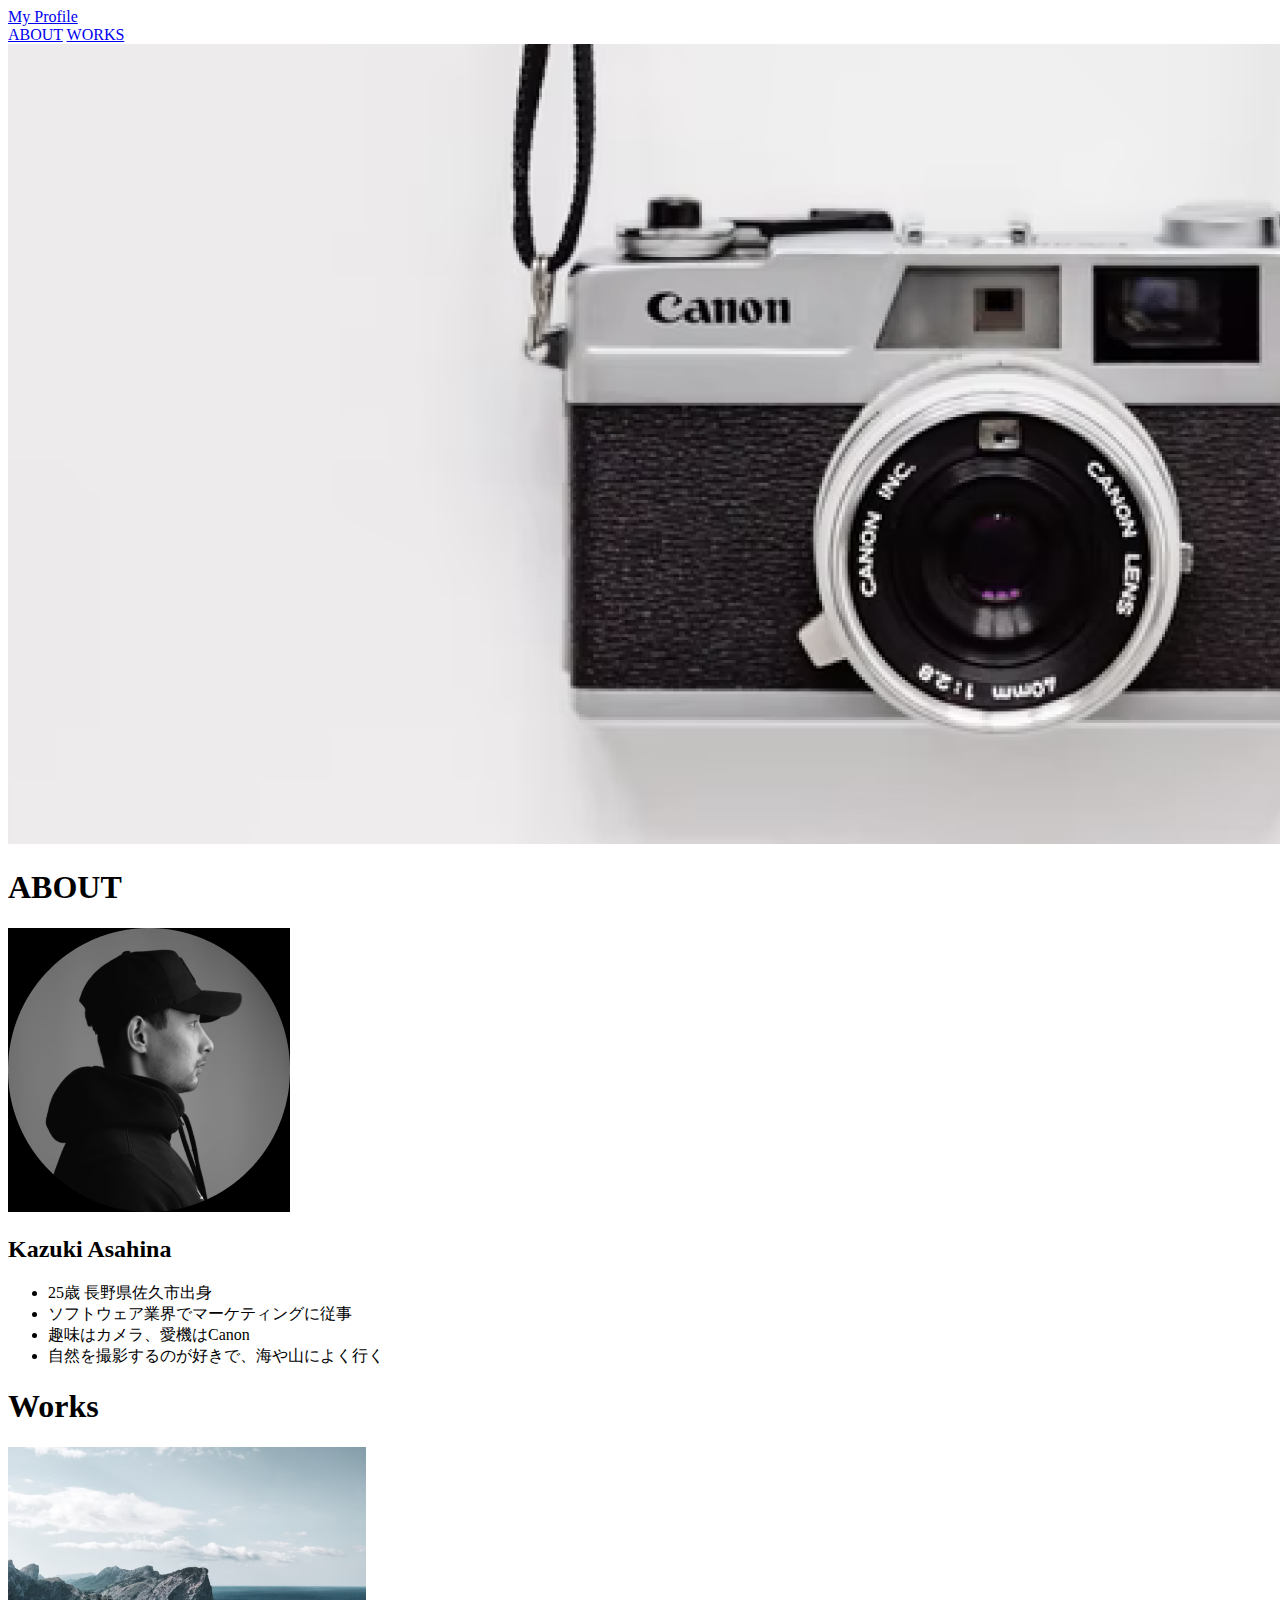
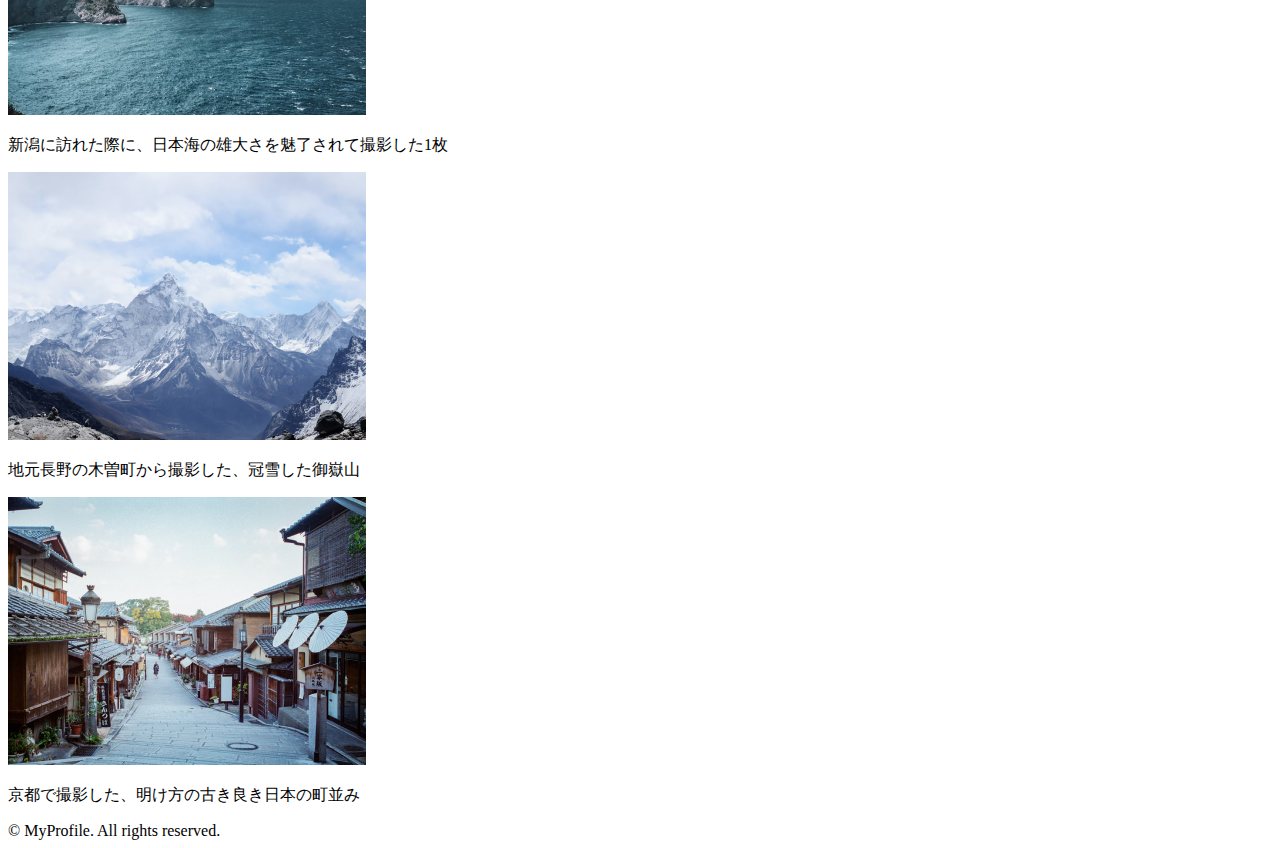
<file: Portfolio_copy_cording/index.html>
<!DOCTYPE html>
<html lang="en">

<head>
    <meta charset="UTF-8">
    <meta name="viewport" content="width=device-width, initial-scale=1.0">
    <title>MyProfile</title>
    <meta name="description" content="Kazuki Asahinaの自己紹介と趣味のカメラで撮影した写真を掲載しているサイトです。">
    <link rel="stylesheet" href="css.style">
</head>

<body>
    <header>
        <nav id="nav-pc">
            <div>
                <a href="MyProfile" class="home">My Profile</a>
            </div>
            <div class="menu">
                <a href="#about">ABOUT</a>
                <a href="#works">WORKS</a>
            </div>
        </nav>
    </header>
    <main>
        <article>
            <!--メイン画像-->
            <img src="image/main.png" alt="カメラ" class="main-pic">

    </main>
    <section id="about">
        <div id="introduce">
            <h1>ABOUT</h1>
            <img src="image/about.png" alt="self-pic">
            <h2>Kazuki Asahina</h2>
            <ul>
                <li>25歳 長野県佐久市出身</li>
                <li>ソフトウェア業界でマーケティングに従事</li>
                <li>趣味はカメラ、愛機はCanon</li>
                <li>自然を撮影するのが好きで、海や山によく行く</li>
            </ul>
        </div>
    </section>
    <section id="Works">
        <h1 class="works">Works</h1>
        <div class="works1">
            <img src="image/works1.png" alt="新潟の日本海">
            <p>新潟に訪れた際に、日本海の雄大さを魅了されて撮影した1枚</p>
        </div>
        <div class="works2">
            <img src="image/works2.png" alt="冠雪した御嶽山">
            <p>地元長野の木曽町から撮影した、冠雪した御嶽山</p>
        </div>
        <div class="works3">
            <img src="image/works3.png" alt="京都 明け方の古き良き日本の町並み">
            <p>京都で撮影した、明け方の古き良き日本の町並み</p>
        </div>        

    </section>
    </article>
    <footer>
        <span id="copyright">&copy; MyProfile. All rights reserved. </span>
    </footer>
</body>

</html>
</file>
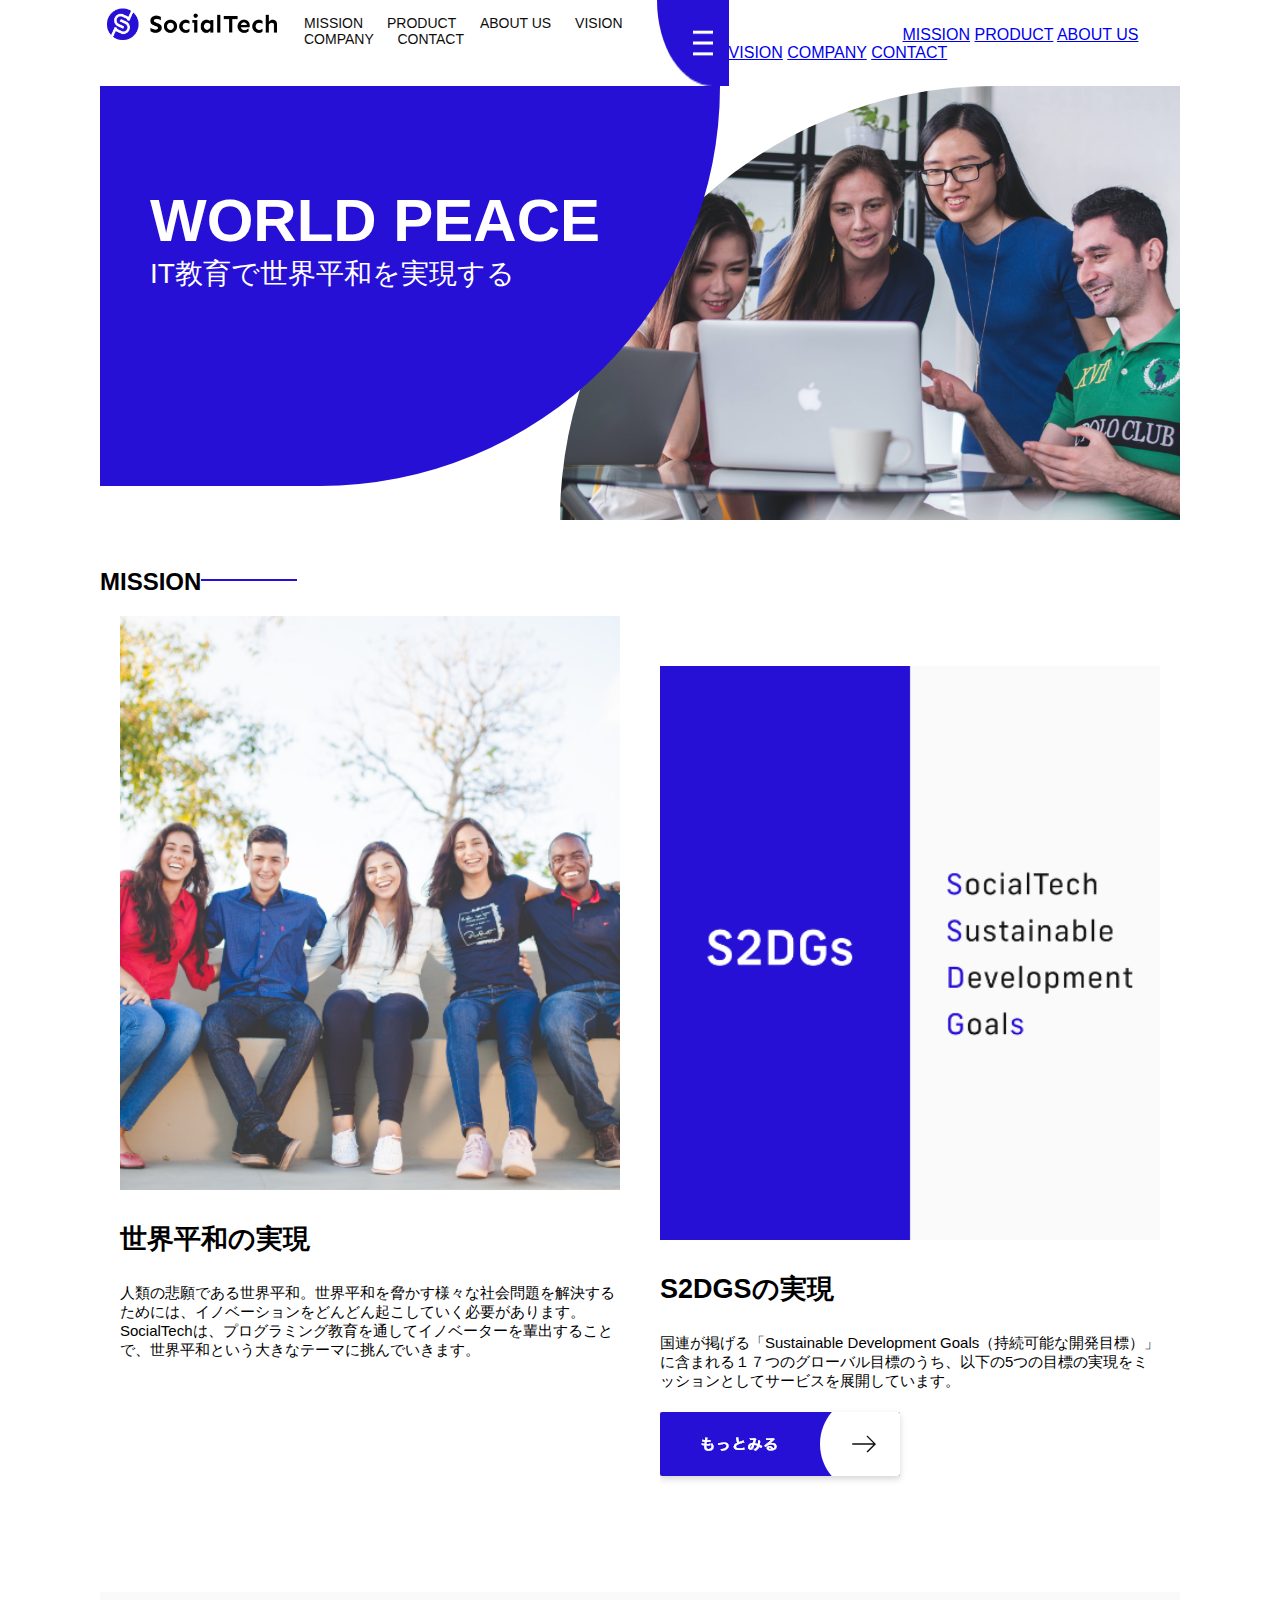
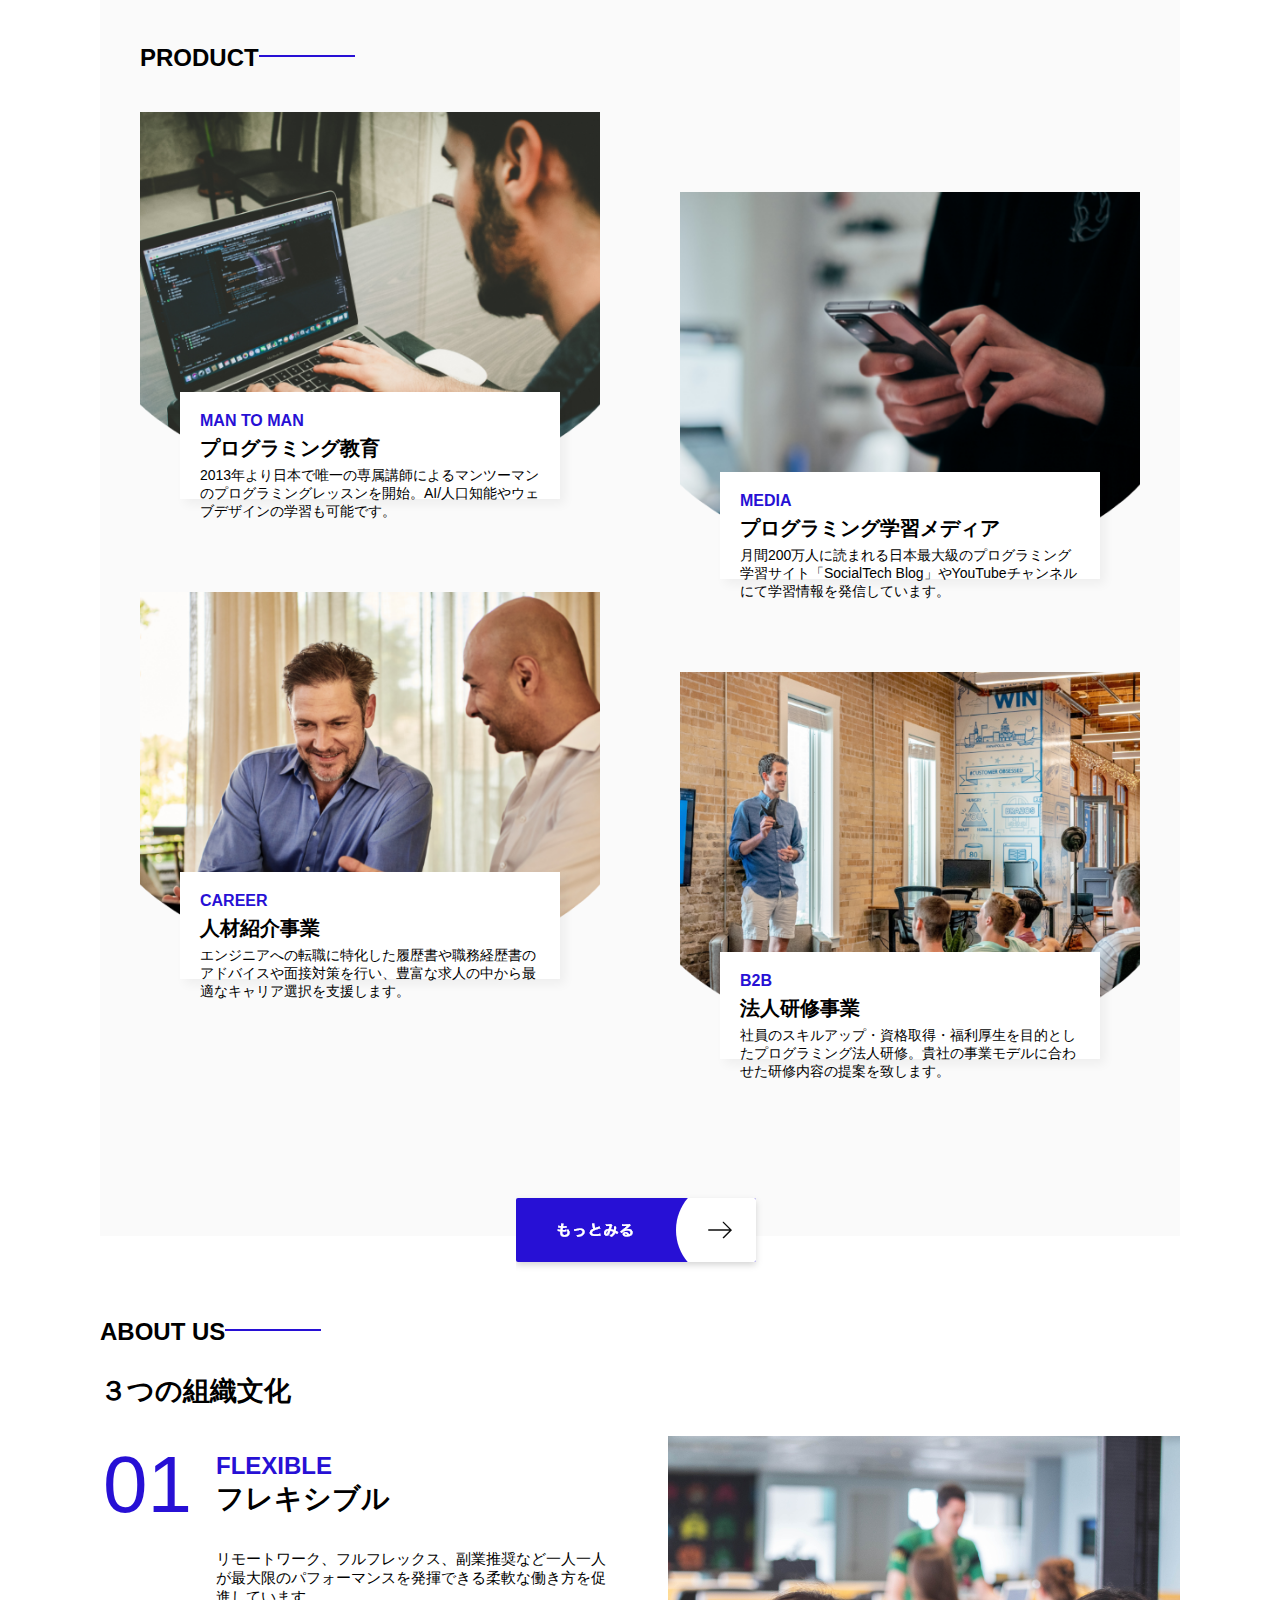
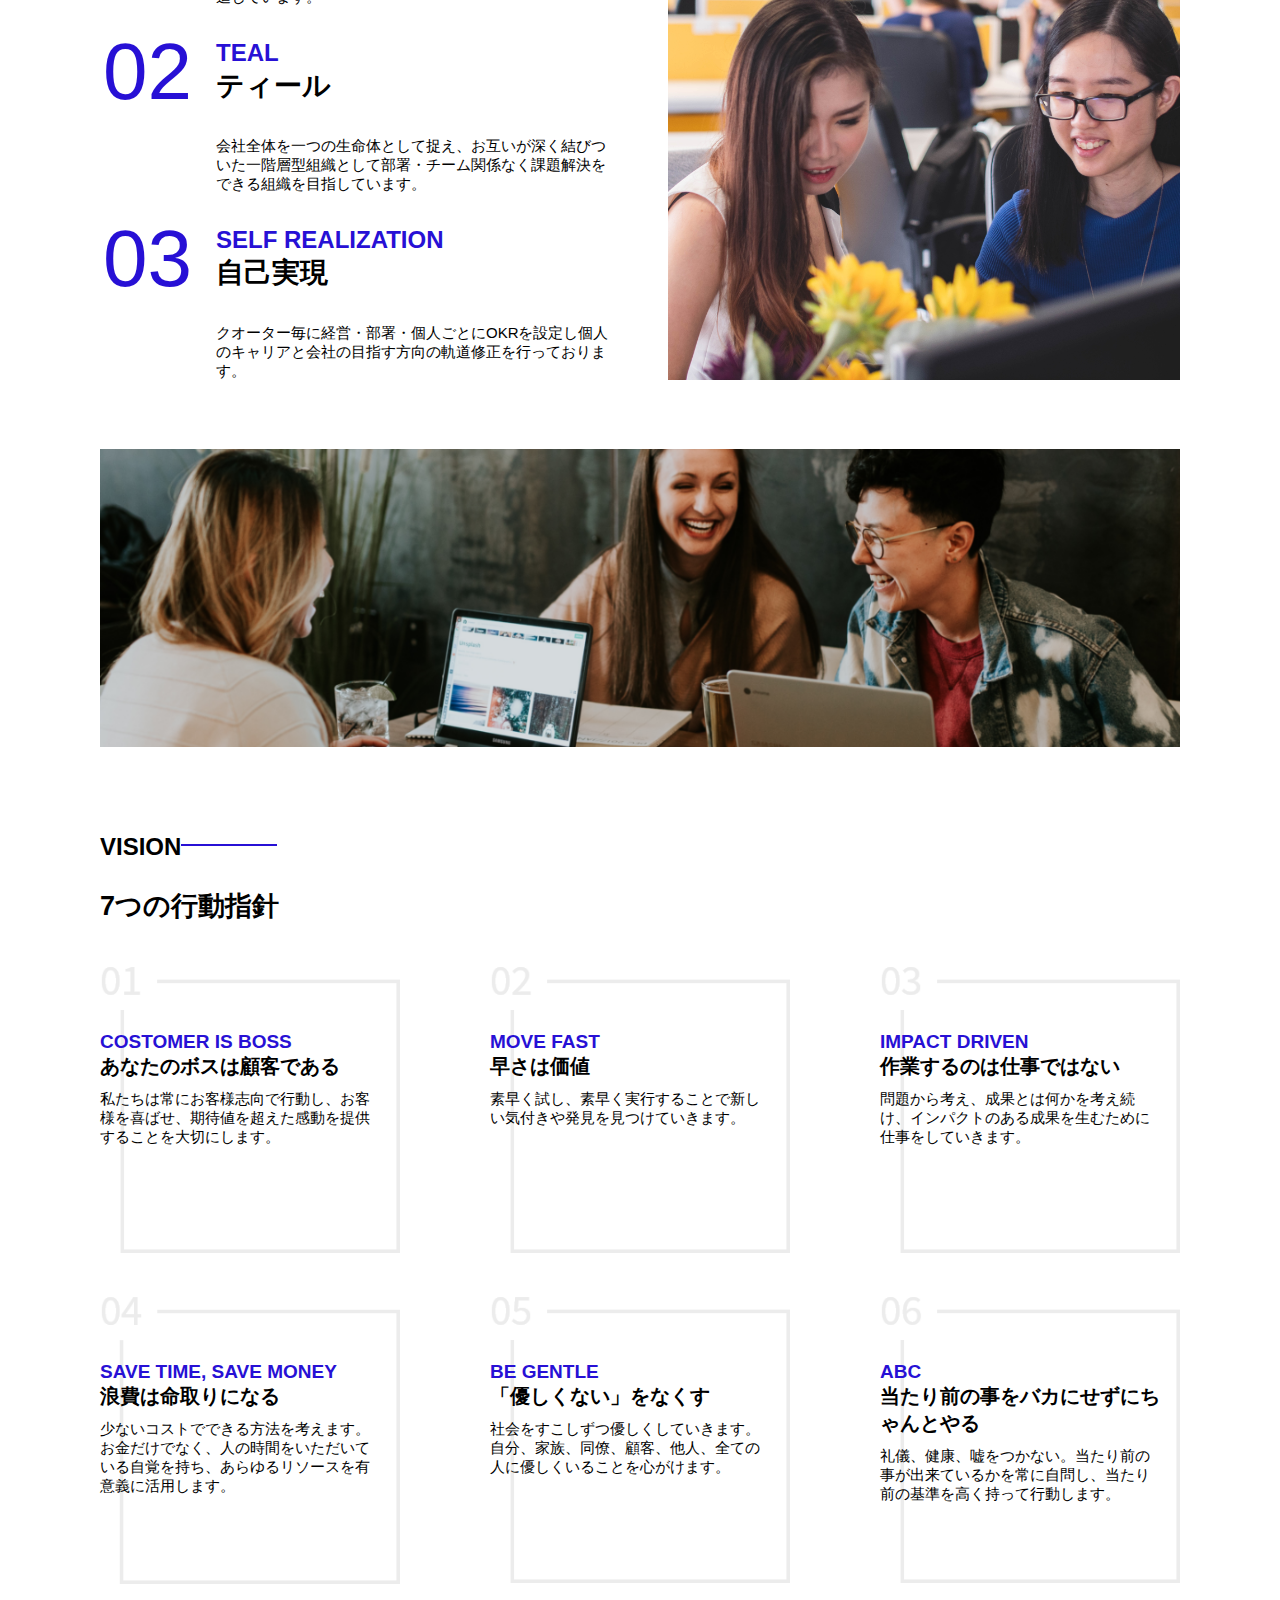
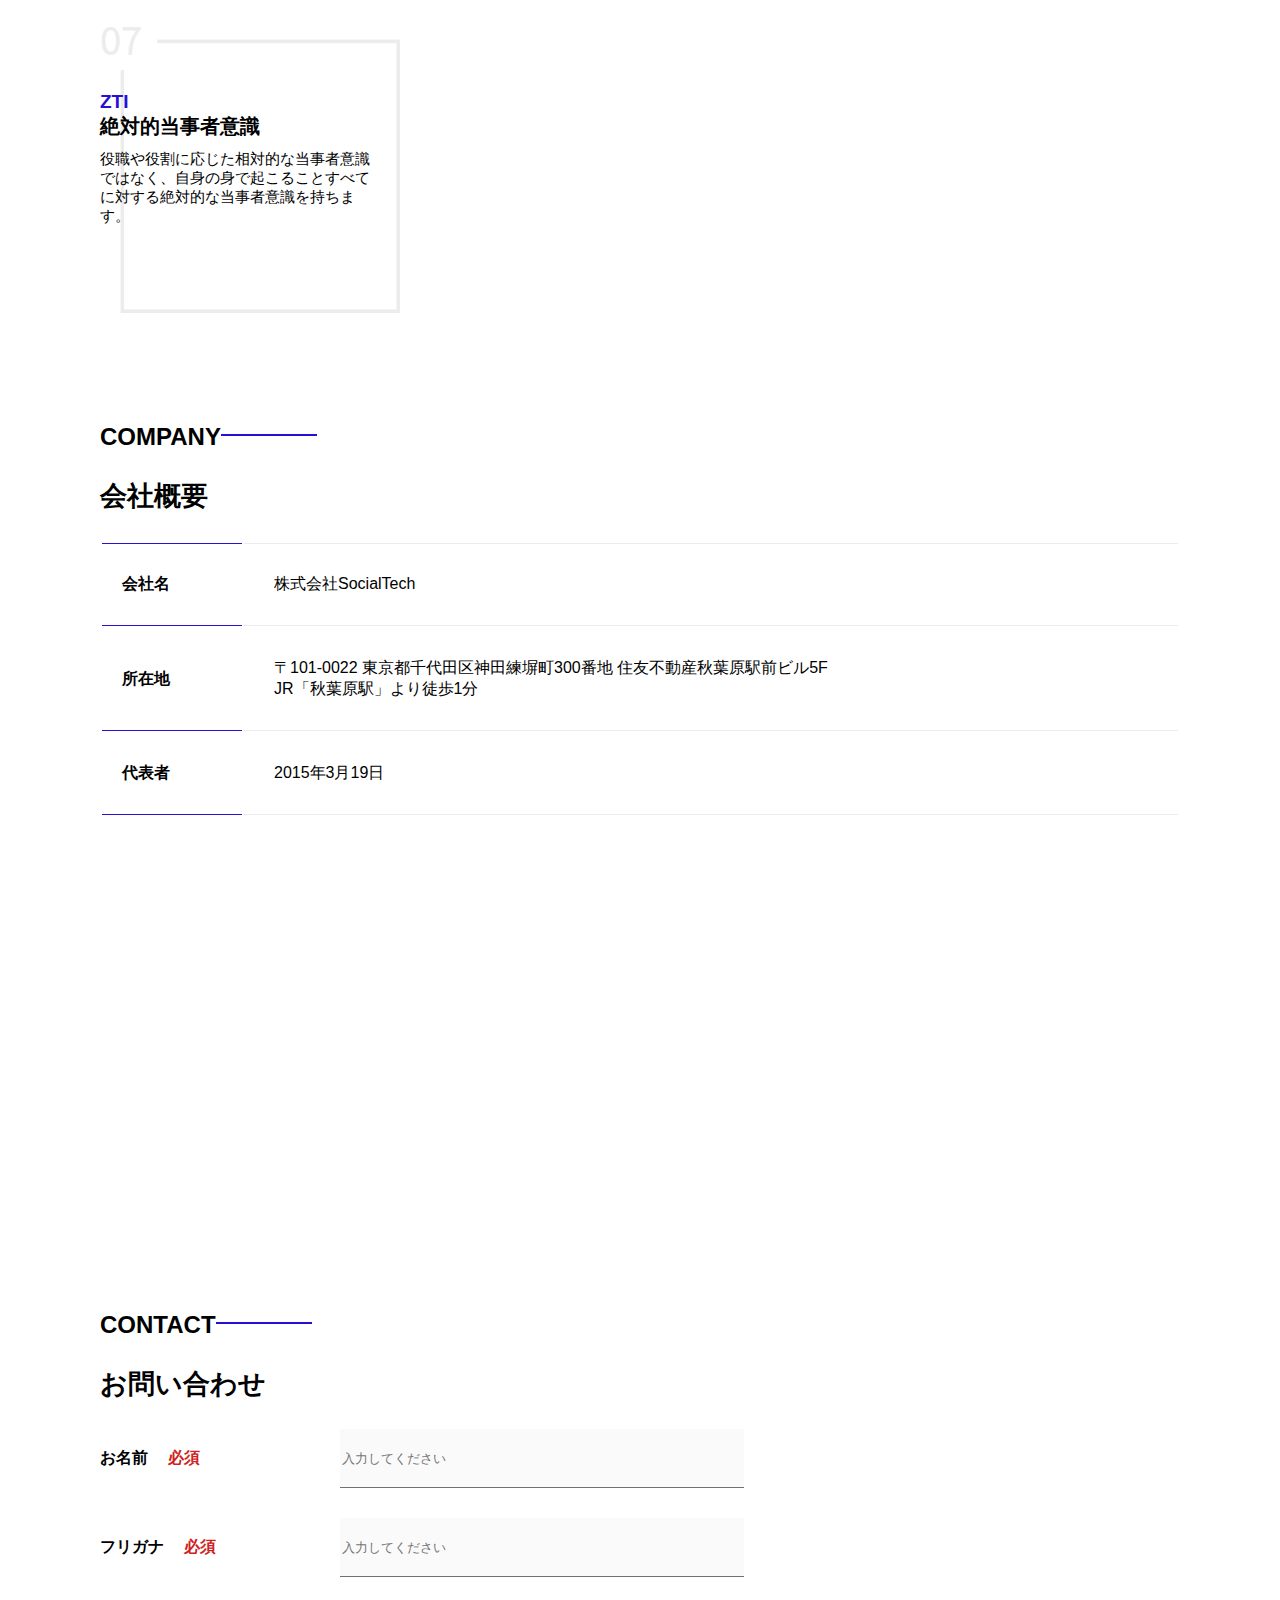
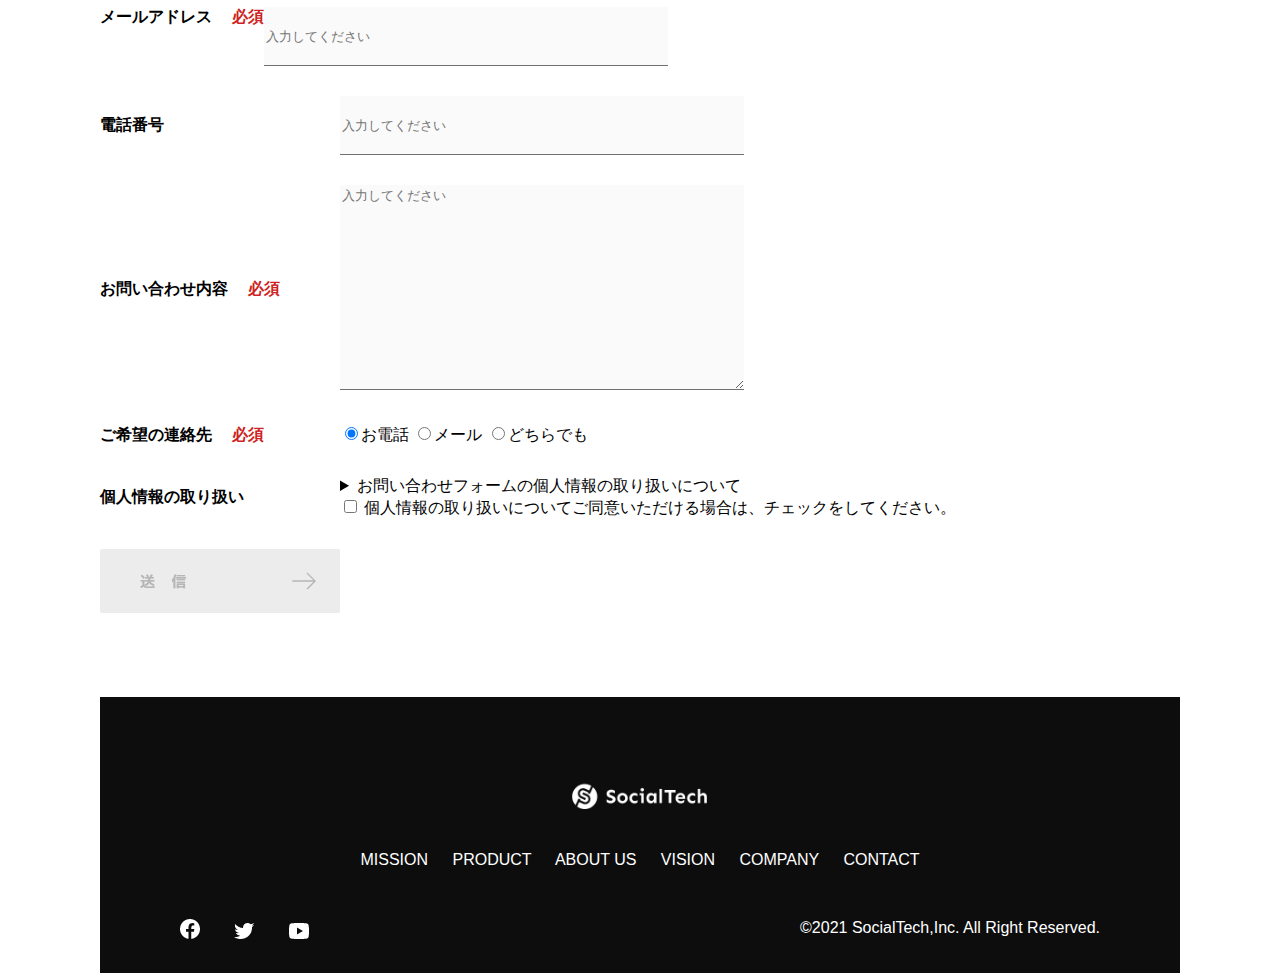
<file: socialtech/index.html>
<!DOCTYPE html>
<html lang="en">

<head>
    <meta charset="UTF-8">
    <meta name="description" content="SocialTechはEdtech業界のリーディングカンパニーを目指します。">
    <meta name="viewport" content="width=device-width, initial-scale=1.0">
    <link rel="stylesheet" href="style.css">
    <title>SocialTech</title>
</head>

<body>
    <!--ヘッダー-->
    <header>
        <!--ロゴ-->
        <a href="index.html" id="logo"><img src="images/logo.png" alt="トップページに戻る"></a>

        <!--pc用ナビゲーション-->
        <nav id="nav-pc">
            <a href="mission.html">MISSION</a>
            <a href="product.html">PRODUCT</a>
            <a href="index.html#aboutus">ABOUT US</a>
            <a href="index.html" #vision>VISION</a>
            <a href="index.html" #company>COMPANY</a>
            <a href="index.html" #contact>CONTACT</a>
        </nav>
        <!--スマホ用メニューボタン-->
        <img id="menu-sp" src="images/button-menu.png" alt="ナビゲーションを開く"
            onclick="document.getElementById('nav-sp').style.display = 'block'">

        <!--スマホ用ナビゲーション-->
        <nav id="nav-sp">
            <img id="close" src="images/button-close.png" alt="ナビゲーションを閉じる"
                onclick="document.getElementById('nav-sp').style.display = 'none'">
            <a id="logo-sp" href="index.html" onclick="document.getElementById('nav-sp').style.display = 'none'"><img
                    src="images/logo-sp.png" alt="トップページに戻る"></a>
            <a class="menu" href="mission.html"
                onclick="document.getElementById('nav-sp').style.display = 'none'">MISSION</a>
            <a class="menu" href="product.html"
                onclick="document.getElementById('nav-sp').style.display = 'none'">PRODUCT</a>
            <a class="menu" href="index.html#aboutus"
                onclick="document.getElementById('nav-sp').style.display = 'none'">ABOUT US</a>
            <a class="menu" href="index.html#vision"
                onclick="document.getElementById('nav-sp').style.display = 'none'">VISION</a>
            <a class="menu" href="index.html#company"
                onclick="document.getElementById('nav-sp').style.display = 'none'">COMPANY</a>
            <a class="menu" href="index.html#contact"
                onclick="document.getElementById('nav-sp').style.display = 'none'">CONTACT</a>
            <div id="sns">
                <a href="https://www.facebook.com/sejuku2013"><img src="images/button-facebook.png"
                        alt="Facebookのリンク"></a>
                <a href="https://twitter.com/samuraijuku"><img src="images/button-twitter.png" alt="Twitterのリンク"></a>
                <a href="https://www.youtube.com/channel/UCCFOQO5aDK0xXam4cUQXT8g"><img src="images/button-youtube.png"
                        alt="YouTubeのリンク"></a>
            </div>
        </nav>
    </header>
    <main>
        <article>
            <!--メインビジュアル-->
            <section id="main-visual">
                <div id="main-message">
                    <h1>WORLD PEACE</h1>
                    <p>IT教育で世界平和を実現する</p>
                </div>
                <img src="images/index/index-main.png" alt="PCの周りに集まる多国籍の仲間たち">
            </section>
            <section id="mission">
                <h2 class="index-h2">MISSION</h2>
                <div id="mission-flex">
                    <div>
                        <img id="mission-photo" src="images/index/index-mission.png" alt="屋外のベンチで写真を撮影する多国籍の仲間たち">
                        <h3>世界平和の実現</h3>
                        <p>人類の悲願である世界平和。世界平和を脅かす様々な社会問題を解決するためには、イノベーションをどんどん起こしていく必要があります。SocialTechは、プログラミング教育を通してイノベーターを輩出することで、世界平和という大きなテーマに挑んでいきます。
                        </p>
                    </div>
                    <div>
                        <img id="s2dgs" src="images/index/s2dgs.png" alt="s2DGS">
                        <h3>S2DGSの実現</h3>
                        <p>国連が掲げる「Sustainable Development
                            Goals（持続可能な開発目標）」に含まれる１７つのグローバル目標のうち、以下の5つの目標の実現をミッションとしてサービスを展開しています。</p>
                        <a href="mission.html">
                            <img src="images/button-more.png" alt="もっとみる">
                        </a>
                    </div>
                </div>
            </section>
            <!--プロダクト-->
            <section id="product">
                <h2 class="index-h2">PRODUCT</h2>
                <div>
                    <div id="product-left">
                        <div>
                            <img class="product-photo" src="images/index/index-mantoman.png" alt="PCでコードを書く男性">
                            <div class="product-explain">
                                <span>MAN TO MAN</span>
                                <h3>プログラミング教育</h3>
                                <p>2013年より日本で唯一の専属講師によるマンツーマンのプログラミングレッスンを開始。AI/人口知能やウェブデザインの学習も可能です。</p>
                            </div>
                        </div>
                        <div>
                            <img class="product-photo" src="images/index/index-career.png" alt="笑顔で話し合う二人の男性">
                            <div class="product-explain">
                                <span>CAREER</span>
                                <h3>人材紹介事業</h3>
                                <p>エンジニアへの転職に特化した履歴書や職務経歴書のアドバイスや面接対策を行い、豊富な求人の中から最適なキャリア選択を支援します。</p>
                            </div>
                        </div>
                    </div>
                    <div id="product-right">
                        <div>
                            <img class="product-photo" src="images/index/index-media.png" alt="スマートフォンを操作する人">
                            <div class="product-explain">
                                <span>MEDIA</span>
                                <h3>プログラミング学習メディア</h3>
                                <p>月間200万人に読まれる日本最大級のプログラミング学習サイト「SocialTech Blog」やYouTubeチャンネルにて学習情報を発信しています。</p>
                            </div>
                        </div>
                        <div>
                            <img class="product-photo" src="images/index/index-b2b.png" alt="講演中の男性とそれを聴く人々">
                            <div class="product-explain">
                                <span>B2B</span>
                                <h3>法人研修事業</h3>
                                <p>社員のスキルアップ・資格取得・福利厚生を目的としたプログラミング法人研修。貴社の事業モデルに合わせた研修内容の提案を致します。</p>
                            </div>
                        </div>
                    </div>
                </div>
                <div>
                    <a id="product-more" href="product.html">
                        <img src="images/button-more.png" alt="もっとみる">
                    </a>
                </div>
            </section>
            <!--ABOUT US-->
            <section id="aboutus">
                <h2 class="index-h2">ABOUT US</h2>
                <h3>３つの組織文化</h3>
                <div>
                    <table class="culture-table">
                        <tr>
                            <td>
                                <span class="culture-num">01</span>
                            </td>
                            <td>
                                <span class="culture-en">FLEXIBLE</span>
                                <span class="culture-jp">フレキシブル</span>
                            </td>
                        </tr>
                        <tr>
                            <td>
                                <!--空のセル-->
                            </td>
                            <td>
                                <p class="culture-description">
                                    リモートワーク、フルフレックス、副業推奨など一人一人が最大限のパフォーマンスを発揮できる柔軟な働き方を促進しています。
                                </p>
                            </td>
                        </tr>
                        <tr>
                            <td>
                                <span class="culture-num">02</span>
                            </td>
                            <td>
                                <span class="culture-en">TEAL</span>
                                <span class="culture-jp">ティール</span>
                            </td>
                        </tr>
                        <tr>
                            <td>
                                <!--空のセル-->
                            </td>
                            <td>
                                <p class="culture-description">
                                    会社全体を一つの生命体として捉え、お互いが深く結びついた一階層型組織として部署・チーム関係なく課題解決をできる組織を目指しています。
                                </p>
                            </td>
                        </tr>
                        <tr>
                            <td>
                                <span class="culture-num">03</span>
                            </td>
                            <td>
                                <span class="culture-en">SELF REALIZATION</span>
                                <span class="culture-jp">自己実現</span>
                            </td>
                        </tr>
                        <tr>
                            <td>
                                <!--空のセル-->
                            </td>
                            <td>
                                <p class="culture-description">
                                    クオーター毎に経営・部署・個人ごとにOKRを設定し個人のキャリアと会社の目指す方向の軌道修正を行っております。
                                </p>
                            </td>
                        </tr>
                    </table>
                    <img class="culture-img" src="images/index/index-aboutus1.png" alt="笑顔で話し合う2人の女性">
                </div>
                <img class="culture-img2" src="images/index/index-aboutus2.png" alt="笑顔で話しあう3人の男女">
            </section>
            <!--VISION-->
            <section id="vision">
                <h2 class="index-h2">VISION</h2>
                <h3>7つの行動指針</h3>
                <div>
                    <div class="vision-box">
                        <img src="images/index/vision-01.png" alt="01">
                        <span>
                            <h4>COSTOMER IS BOSS</h4>
                            <h5>あなたのボスは顧客である</h5>
                            <p>私たちは常にお客様志向で行動し、お客様を喜ばせ、期待値を超えた感動を提供することを大切にします。</p>
                        </span>
                    </div>
                    <div class="vision-box">
                        <img src="images/index/vision-02.png" alt="02">
                        <span>
                            <h4>MOVE FAST</h4>
                            <h5>早さは価値</h5>
                            <p>素早く試し、素早く実行することで新しい気付きや発見を見つけていきます。</p>
                        </span>
                    </div>
                    <div class="vision-box">
                        <img src="images/index/vision-03.png" alt="03">
                        <span>
                            <h4>IMPACT DRIVEN</h4>
                            <h5>作業するのは仕事ではない</h5>
                            <p>問題から考え、成果とは何かを考え続け、インパクトのある成果を生むために仕事をしていきます。</p>
                        </span>
                    </div>
                    <div class="vision-box">
                        <img src="images/index/vision-04.png" alt="04">
                        <span>
                            <h4>SAVE TIME, SAVE MONEY</h4>
                            <h5>浪費は命取りになる</h5>
                            <p>少ないコストでできる方法を考えます。お金だけでなく、人の時間をいただいている自覚を持ち、あらゆるリソースを有意義に活用します。</p>
                        </span>
                    </div>
                    <div class="vision-box">
                        <img src="images/index/vision-05.png" alt="05">
                        <span>
                            <h4>BE GENTLE</h4>
                            <h5>「優しくない」をなくす</h5>
                            <p>社会をすこしずつ優しくしていきます。自分、家族、同僚、顧客、他人、全ての人に優しくいることを心がけます。</p>
                        </span>
                    </div>
                    <div class="vision-box">
                        <img src="images/index/vision-06.png" alt="06">
                        <span>
                            <h4>ABC</h4>
                            <h5>当たり前の事をバカにせずにちゃんとやる</h5>
                            <p>礼儀、健康、嘘をつかない。当たり前の事が出来ているかを常に自問し、当たり前の基準を高く持って行動します。</p>
                        </span>
                    </div>
                    <div class="vision-box">
                        <img src="images/index/vision-07.png" alt="07">
                        <span>
                            <h4>ZTI</h4>
                            <h5>絶対的当事者意識</h5>
                            <p>役職や役割に応じた相対的な当事者意識ではなく、自身の身で起こることすべてに対する絶対的な当事者意識を持ちます。</p>
                        </span>
                    </div>
                </div>
            </section>
            <!--COMPANY-->
            <section id="company">
                <h2 class="index-h2">COMPANY</h2>
                <h3>会社概要</h3>
                <table id="company-table">
                    <tr>
                        <th class="tableheader-first">会社名</th>
                        <td class="cell-first">株式会社SocialTech</td>
                    </tr>
                    <tr>
                        <th class="tableheader">所在地</th>
                        <td class="cell">〒101-0022 東京都千代田区神田練塀町300番地 住友不動産秋葉原駅前ビル5F<br>
                            JR「秋葉原駅」より徒歩1分</td>
                    </tr>
                    <tr>
                        <th class="tableheader">代表者</th>
                        <td class="cell">2015年3月19日</td>
                    </tr>
                </table>
                <iframe
                    src="https://www.google.com/maps/embed?pb=!1m18!1m12!1m3!1d3240.068855133681!2d139.77207767568817!3d35.69992317258122!2m3!1f0!2f0!3f0!3m2!1i1024!2i768!4f13.1!3m3!1m2!1s0x60188fee13660e23%3A0x77137876edf742ac!2z5L2P5Y-L5LiN5YuV55Sj56eL6JGJ5Y6f6aeF5YmN44OT44Or!5e0!3m2!1sja!2sjp!4v1715665180421!5m2!1sja!2sjp"
                    style="border:0;" allowfullscreen="" loading="lazy">
                </iframe>
            </section>
            <!--お問い合わせフォーム-->
            <section id="contact">
                <h2 class="index-h2">CONTACT</h2>
                <h3>お問い合わせ</h3>
                <form>
                    <div>
                        <div class="contact-heading">
                            <label class="contact-label">お名前<span class="contact-span">必須</span></label>
                        </div>
                        <div>
                            <input type="text" name="name" placeholder="入力してください" class="contact-textbox">
                        </div>
                    </div>
                    <div>
                        <div class="contact-heading">
                            <label class="contact-label">フリガナ<span class="contact-span">必須</span></label>
                        </div>
                        <div>
                            <input type="text" name="hurigana" placeholder="入力してください" class="contact-textbox">
                        </div>
                    </div>
                    <div>
                        <div class="contact-headoing">
                            <label class="contact-label">メールアドレス<span class="contact-span">必須</span></label>
                        </div>
                        <div>
                            <input type="text" name="email" placeholder="入力してください" class="contact-textbox">
                        </div>
                    </div>
                    <div>
                        <div class="contact-heading">
                            <label class="contact-label">電話番号</label>
                        </div>
                        <div>
                            <input type="text" name="tel" placeholder="入力してください" class="contact-textbox">
                        </div>
                    </div>
                    <div>
                        <div class="contact-heading">
                            <label class="contact-label">お問い合わせ内容<span class="contact-span">必須</span></label>
                        </div>
                        <div>
                            <textarea class="contact-textarea" placeholder="入力してください" name="message"></textarea>
                        </div>
                    </div>
                    <div>
                        <div class="contact-heading">
                            <label class="contact-label">ご希望の連絡先<span class="contact-span">必須</span></label>
                        </div>
                        <div>
                            <input class="radiobutton" type="radio" value="tel" name="contact"
                                checked><label>お電話</label>
                            <input class="radiobutton" type="radio" value="mail" name="contact"><label>メール</label>
                            <input class="radiobutton" type="radio" value="both" name="contact"><label>どちらでも</label>
                        </div>
                    </div>
                    <div>
                        <div class="contact-heading">
                            <label class="contact-label">個人情報の取り扱い</label>
                        </div>
                        <div>
                            <details>
                                <summary>お問い合わせフォームの個人情報の取り扱いについて</summary>
                                <div>
                                    <span>１．組織の名称又は氏名</span><br>
                                    株式会社SocialTech<br><br>
                                    <span>２．個人情報保護管理者（若しくはその代理人）の氏名又は職名、所属及び連絡先
                                        鈴木 一郎 コーポレート部</span><br>
                                    メールアドレス：samurai@example.com<br>TEL：03-1234-5678<br>
                                    <span>３．個人情報の利用目的</span><br>
                                    ・本サービス及び本サービスに関連する情報の提供又はそれらに関する連絡のため<br>
                                    ・ユーザーの本人確認のため<br>
                                    ・当社サービスのご案内のため<br>
                                    ・当社の商品等の広告または宣伝（電子メールによるものを含むものとします。）<br><br>
                                    <span>４．個人情報の取り扱い業務の委託</span><br>
                                    個人情報の取扱業務の全部または一部を外部に業務委託する場合があります。<br>
                                    その際、弊社は、個人情報を適切に保護できる管理体制を敷き実行していることを条件として<br>
                                    委託先を厳選したうえで、機密保持契約を委託先と締結し、お客様の個人情報を厳密に管理させます。<br><br>
                                    <span>５．個人情報の開示等の請求</span><br>
                                    お客様は、弊社に対してご自身の個人情報の開示等（利用目的の通知、開示、内容の訂正・追加・削除、利用の停止または消去、第三者への提供の停止）に関して、当社問合わせ窓口に申し出ることができます。<br>
                                    その際、弊社はお客様ご本人を確認させていただいたうえで、合理的な期間内に対応いたします。<br><br>
                                    なお、個人情報に関する弊社問合わせ先は、次の通りです。<br><br>
                                    株式会社SocialTech　個人情報問合せ窓口<br>
                                    〒101-0022 東京都千代田区神田練塀町300番地 住友不動産秋葉原駅前ビル5F<br>
                                    メールアドレス：samurai@example.com　TEL：03-1234-5678<br><br>
                                    <span>６．個人情報を提供されることの任意性について</span><br><br>
                                    お客様がご自身の個人情報を弊社に提供されるか否かは、お客様のご判断によりますが、もしご提供されない場合には、適切なサービスが提供できない場合がありますので予めご了承ください。
                                </div>
                            </details>
                            <input type="checkbox" name="agree">
                            <span>個人情報の取り扱いについてご同意いただける場合は、チェックをしてください。</span>
                        </div>
                    </div>
                    <input type="image" src="images/button-submit.png" alt="送信する">
                </form>
            </section>
        </article>
        <footer>
            <div id="footer-logo">
                <img src="images/logo-sp.png" alt="SocialTech">
            </div>
            <div id="footer-link">
                <a href="mission.html">MISSION</a>
                <a href="product.html">PRODUCT</a>
                <a href="index.html#aboutus">ABOUT US</a>
                <a href="index.html#vision">VISION</a>
                <a href="index.html#company">COMPANY</a>
                <a href="index.html#contact">CONTACT</a>
            </div>
            <div id="sns-footer">
                <a href="https://www.facebook.com/sejuku2013"><img src="images/button-facebook.png"
                        alt="facebookのリンク"></a>
                <a href="https://twitter.com/samuraijuku"><img src="images/button-twitter.png" alt="Twitterのリンク"></a>
                <a href="https://www.youtube.com/channel/UCCFOQO5aDK0xXam4cUQXT8g"><img src="images/button-youtube.png"
                        alt="YouTubeのリンク"></a>
                <span id="copyright">&copy;2021 SocialTech,Inc. All Right Reserved.</span>
            </div>
        </footer>
    </main>

</body>

</html>
</file>
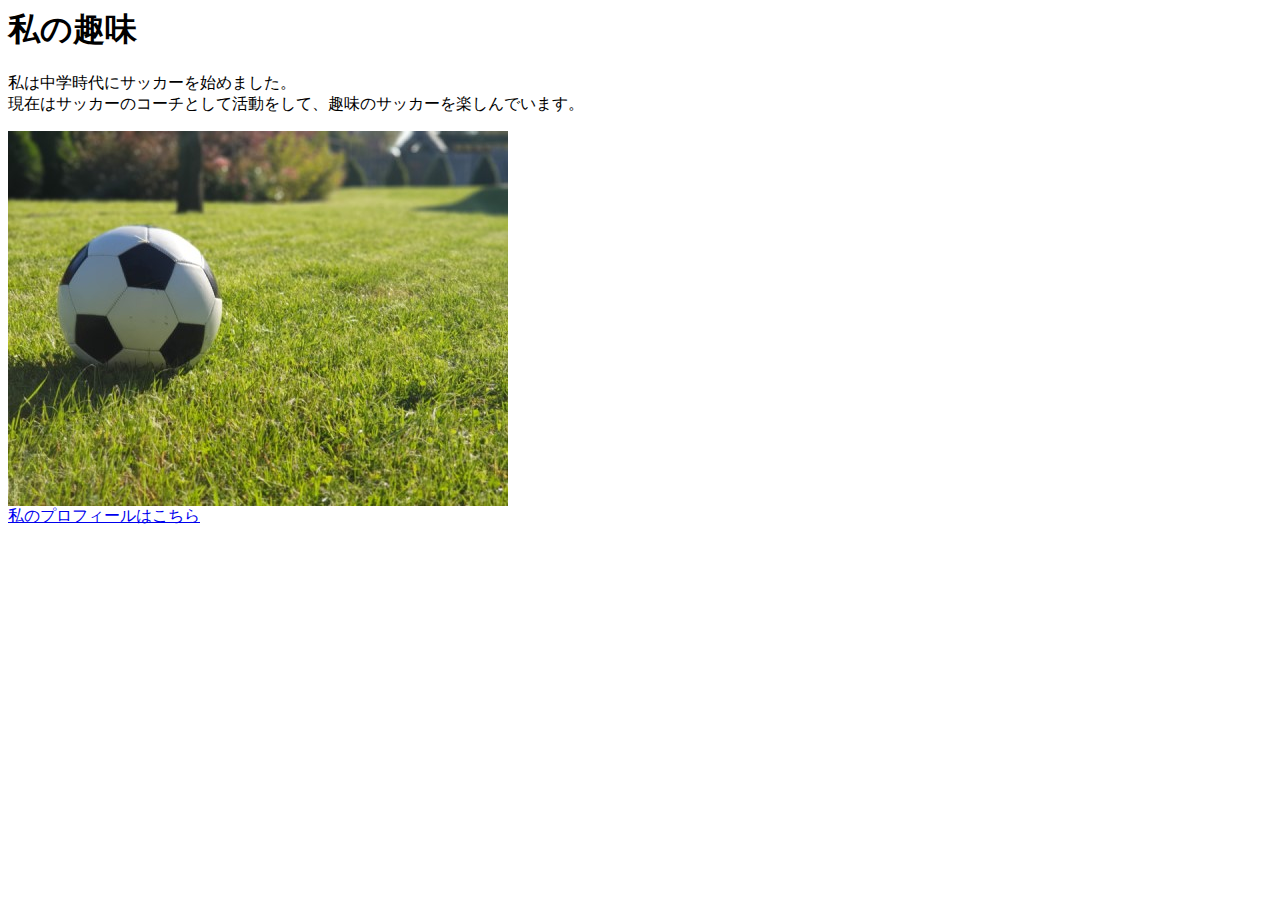
<file: kadai_005/html/index.html>
<DOCTYPE html>
    <html>

    <head>
        <title>5章課題</title>
        <meta name="description" content="このページは5章の課題です。">
        <meta charset="utf-8">
    </head>

    <body>
        <header>
            <h1>私の趣味</h1>
        </header>
        <main>
            <p>私は中学時代にサッカーを始めました。<br>現在はサッカーのコーチとして活動をして、趣味のサッカーを楽しんでいます。</p>
        </main>
        <img src="../images/sample.jpg">
        <br><a href="https://twitter.com/samuraijuku/">私のプロフィールはこちら</a>
    </body>

    </html>
</DOCTYPE>
</file>
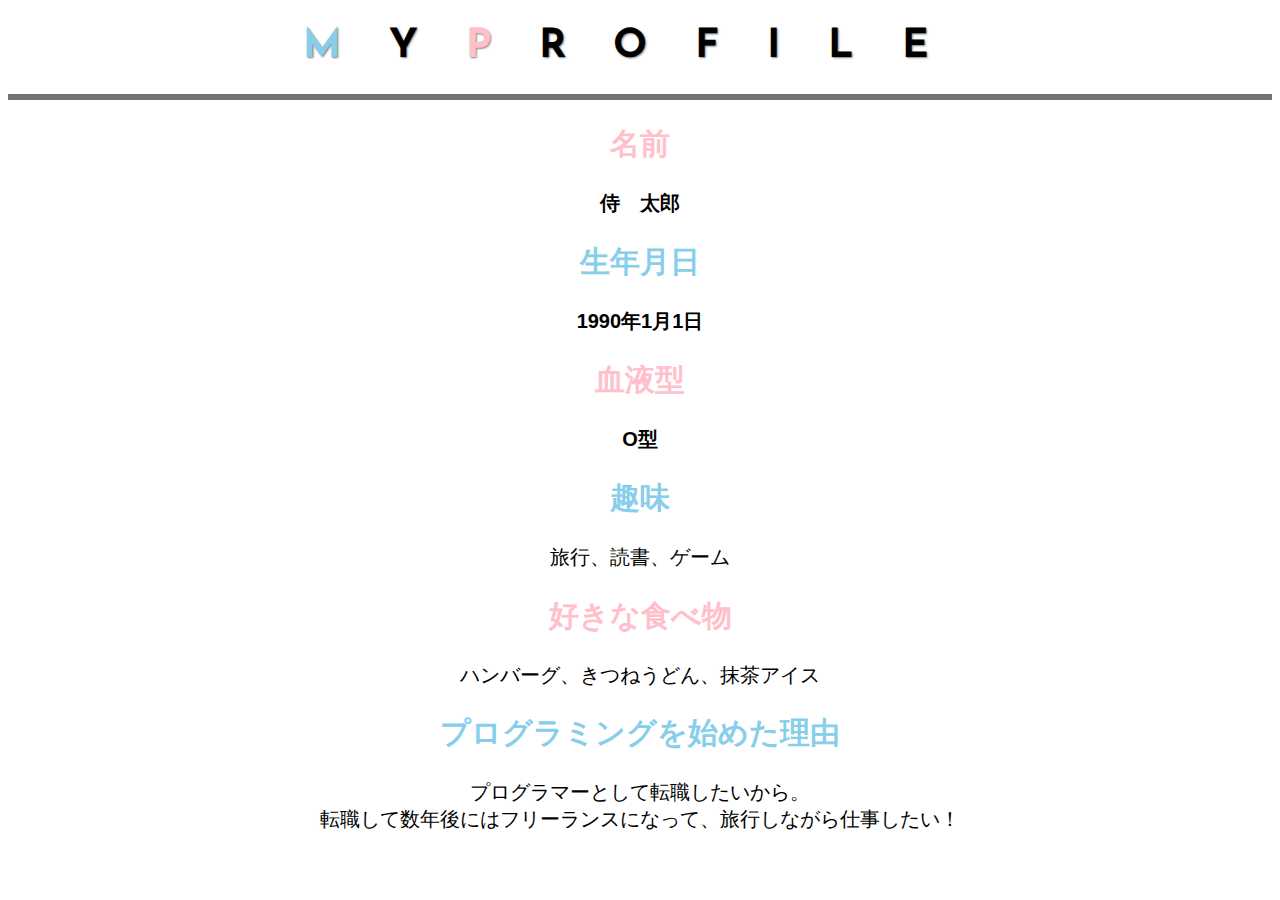
<file: kadai_014/kadai_014.html>
<!DOCTYPE html>
<html>

<head>
    <title>14章課題</title>
    <meta name="descripyion" content="このページは14章の課題です。">
    <meta charset="utf-8">
    <link rel="stylesheet" href="style.css">
    <link rel="preconnect" href="https://fonts.googleapis.com">
    <link rel="preconnect" href="https://fonts.gstatic.com" crossorigin>
    <link href="https://fonts.googleapis.com/css2?family=Josefin+Sans:ital,wght@0,100..700;1,100..700&display=swap"
        rel="stylesheet">
</head>

<body>
    <div class="text-horizontal-center">
        <h1 class="skyblue">MY<span class="pink">P</span>ROFILE</h1>
        <div style="border: solid 3px rgb(115, 115, 114);"></div>
        <div id="basic">
            <h2><span class="pink"><span>名前</span></h2>
            <p>侍　太郎</p>
            <h2><span class="skyblue"><span>生年月日</span></h2>
            <p>1990年1月1日</p>
            <h2><span class="pink">血液型</span></h2>
            <p>O型</p>
        </div>
        <h2><span class="skyblue">趣味</h2>
        <p>旅行、読書、ゲーム</p>
        <h2><span class="pink"><span>好きな食べ物</span></h2>
        <p>ハンバーグ、きつねうどん、抹茶アイス</p>
        <h2><span class="skyblue">プログラミングを始めた理由</h2>
        <p>プログラマーとして転職したいから。<br>転職して数年後にはフリーランスになって、旅行しながら仕事したい！</p>
    </div>
</body>

</html>
</file>
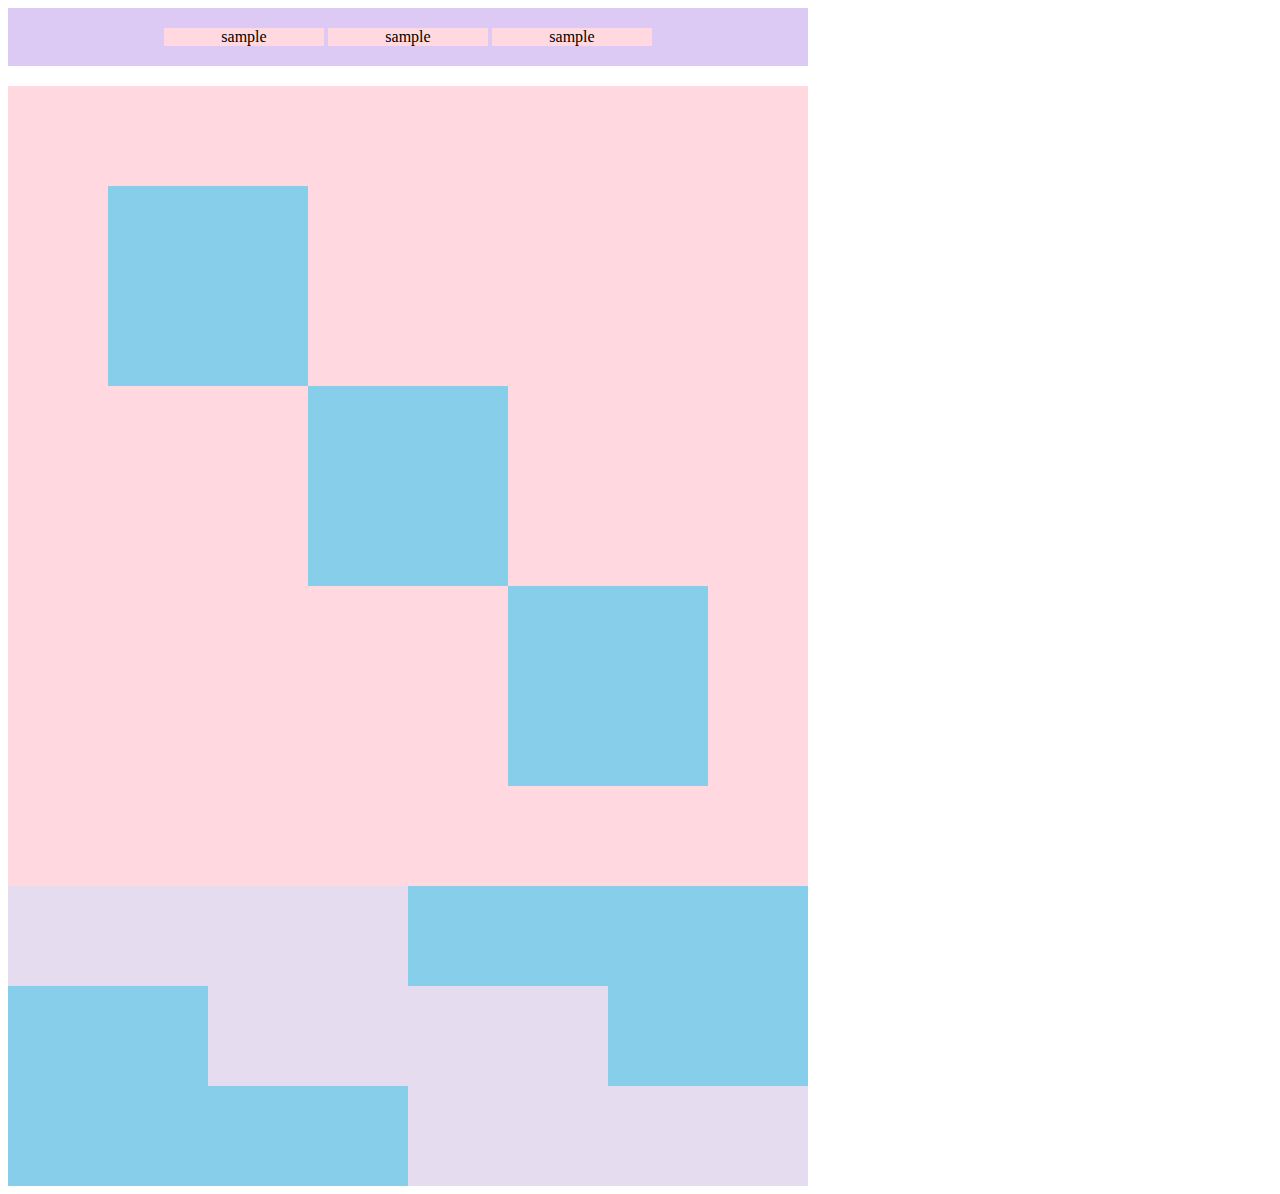
<file: kadai_018/kadai_018.html>
<!DOCTYPE html>
<html>

<head>
    <title>18章課題</title>
    <meta name="description" content="このページは18章の課題です。">
    <meta charset="UTF-8">
    <link rel="stylesheet" href="style.css">
</head>

<body>
    <div id="top">
        <div class="top-child">sample</div>
        <div class="top-child">sample</div>
        <div class="top-child">sample</div>
    </div>
    <div id="middle">
        <div class="middle-child01">middle-child01</div>
        <div class="middle-child02">middle-child02</div>
        <div class="middle-child03">middle-child03</div>
    </div>

    <div id="bottom">
        <div class="bottom-cihld01">bottom-cihld01</div>
        <div class="bottom-cihld02">bottom-cihld02</div>
        <div class="bottom-cihld03">bottom-cihld03</div>
    </div>
</body>

</html>
</file>
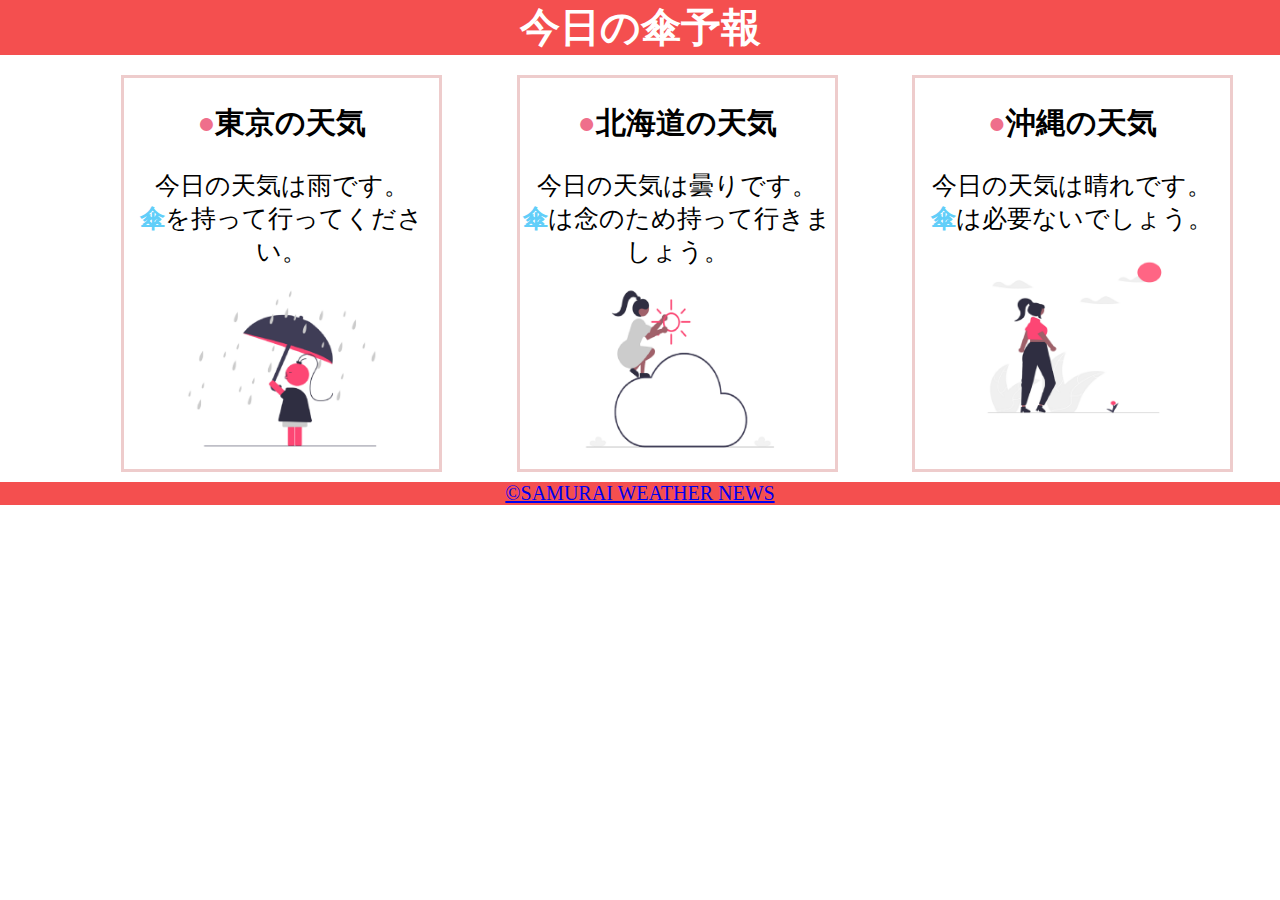
<file: kadai_022/kadai_022.html>
<!DOCTYPE html>
<html>

<head>
    <title>22章課題</title>
    <meta name="description" content="このページは22章の課題です。">
    <meta charset="UTF-8">
    <meta name="viewport" content="width=device-width, initial-scale=1.0">
    <link rel="stylesheet" href="style.css" >
</head>

<body>
    <header>
        <h1>今日の傘予報</h1>
    </header>
    <main>
        <div id="parent">
            <div class="flexbox-container"></div>
            <div class="contents">
                <h2>東京の天気</h2>
                <P>今日の天気は雨です。</P>
                <p>傘を持って行ってください。</p>
                <img src="images/rainy.png" 
                    style="margin-top: 10px ;
                    margin-bottom: 10px";
                    width="70%">
            </div>
            <div class="contents">
                <h2>北海道の天気</h2>
                <P>今日の天気は曇りです。</P>
                <p>傘は念のため持って行きましょう。</p>
                <img src="images/cloudy.png"  
                style="margin-top: 10px ;
                margin-bottom: 10px";
                width="70%">
            </div>
            <div class="contents">
                <h2>沖縄の天気</h2>
                <p>今日の天気は晴れです。</p>
                <p>傘は必要ないでしょう。</p>
                <img src="images/sunny.png"  
                style="margin-top: 10px ;
                margin-bottom: 10px";
                width="70%">
            </div>
        </div>
    </main>


    <footer> 
        <a href="https://www.sejuku.net/corp/">&copy;SAMURAI WEATHER NEWS</a>
    </footer>
    </body>

</html>
</file>
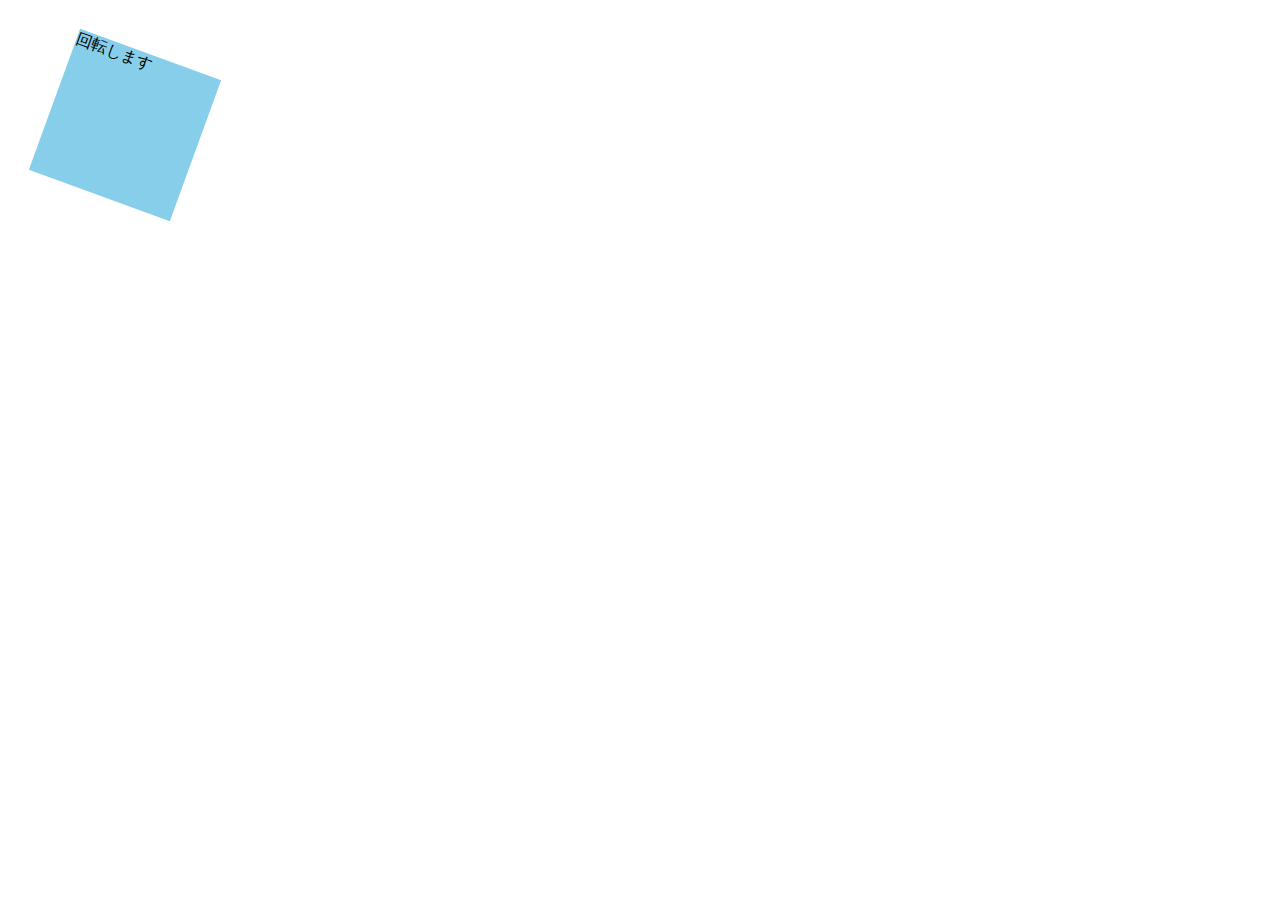
<file: kadai_mdn_css/mdn.html>
<!DOCTYPE html>
<html>

<head>
    <style>
        div {
            position: absolute;
            left: 50px;
            top: 50px;
            width: 150px;
            height: 150px;
            background-color: skyblue;
            rotate: z 20deg;
        }
    </style>
</head>

<body>
    <div>
        回転します
    </div>

</body>

</html>
</file>
<file: socialtech/style.css>
body {
    font-family: "Source Sans Pro", "Hiragino Kaku Gothic ProN", meiryo, Arial, sans-serif;
}

p {
    font-size: 15px
}

/*PC用のスタイル*/
@media screen and (min-width:768px) {

    /*横幅設定*/
    body {
        max-width: 1080px;
        min-width: 960px;
        margin: 0 auto 0 auto;
    }

    /*ヘッダー*/
    header {
        display: flex;
        justify-content: space-between
    }

    /*ナビゲーションレイアウト*/
    #nav-pc {
        font-size: 14px;
        padding-top: 15px;
    }

    /*ナビゲーションリンクの装飾設定*/
    #nav-pc>a {
        text-decoration: none;
        margin-left: 20px;
    }

    #nav-pc>a:link {
        color: #0d0d0d;
    }

    #nav-pc>a:visited {
        color: #0d0d0d;
    }

    #nav-pc>a:hover {
        color: #0d0d0d;
        text-decoration: underline;
    }

    #nav-pc>a:active {
        color: #0d0d0d;
    }

    /*メインビジュアル*/
    #main-visual {
        position: relative;
        height: 400px;
    }

    #main-message {
        position: absolute;
        top: 0;
        left: 0;
        background-color: #2710d5;
        color: #ffffff;
        border-radius: 0 0 476px 0;
        max-width: 620px;
        height: 100%;
        width: 100%;
        z-index: 11;
    }

    #main-message>h1 {
        font-size: 60px;
        font-weight: bold;
        margin: 100px 0 0 50px;
    }

    #main-message>p {
        font-size: 28px;
        margin: 0 0 0 50px;
    }

    #main-visual>img {
        max-width: 620px;
        border-radius: 476px 0 0 0;
        position: absolute;
        top: 0;
        right: 0;
        z-index: 10;
    }

    /*見出し*/
    h2 {
        margin: 40px 0 0 0;
    }

    h2::after {
        content: url(images/line.png);
        margin: left 10px;
    }

    h3 {
        font-size: 27px;
    }

    /*ミッション*/
    #mission {
        margin: 80px auto 80px auto;
        width: 100%;
    }

    #mission-flex {
        width: 100%;
        display: flex
    }

    #mission-flex>div {
        width: 50%;
        margin: 20px;
    }

    #mission-photo {
        width: 100%;
    }

    #s2dgs {
        margin-top: 50px;
        width: 100%;
    }

    /*プロダクト*/
    #product {
        background-color: #fafafa;
        margin: 80px 0 80px 0;
        padding: 10px 40px 0 40px;
    }

    /*外枠*/
    #product>div {
        margin-top: 40px;
        display: flex;
    }

    /*左カラム*/
    #product-left {
        width: 50%;
        margin-right: 20px;
    }

    /*右カラム*/
    #product-right {
        width: 50%;
        margin-left: 20px;
        margin-top: 80px;
    }

    /*画像+説明の枠*/
    #product-left>div {
        position: relative;
        height: 480px;
        margin-right: 20px;
    }

    #product-right>div {
        position: relative;
        height: 480px;
        margin-left: 20px;
    }

    /*画像*/
    .product-photo {
        width: 100%;
    }

    /*説明文の枠*/
    .product-explain {
        background-color: #ffffff;
        position: absolute;
        left: 0;
        top: 280px;
        margin: 0 40px 0 40px;
        padding: 20px;
        box-shadow: 5px 5px 10px rgba(0, 0, 0, 0.05);
    }

    /*説明文の英語*/
    .product-explain>span {
        color: #2710d5;
        font-weight: bold;
        font-size: 16px;
        margin: 0;
    }

    /*説明文の見出し*/
    .product-explain>h3 {
        font-size: 20px;
        margin: 5px 0 5px 0;
    }

    /*説明文*/
    .product-explain>p {
        font-size: 14px;
        margin: 0 auto -42px auto;
    }

    /*「もっとみる」ボタン*/
    #product-more {
        margin: 0 auto -42px auto;
    }

    /*ABOUT US*/
    #aboutus {
        margin: 80px auto 80px auto;
    }

    /*3つの組織文化と画像を入れる枠*/
    #aboutus>div {
        display: flex;
    }

    /*画像*/
    .culture-img {
        width: 100%;
        align-self: flex-start
    }

    .culture-img2 {
        margin-top: 50px;
        width: 100%;
    }

    /*3つの組織文化の表*/
    .culture-table {
        margin-right: 50px;
    }

    /*番号*/
    .culture-num {
        font-size: 80px;
        color: #2710d5;
        margin: 0 20px 0 0;
    }

    /*組織文化　英語*/
    .culture-en {
        color: #2710d5;
        font-weight: bold;
        font-size: 24px;
        display: block;
    }

    /*組織文化　日本語*/
    .culture-jp {
        font-size: 28px;
        font-weight: bold;
    }

    /*説明文*/
    .culture-discription {
        margin: 0;
    }

    /*ビジョン*/
    #vision {
        margin: 80px auto 80px auto;
    }

    /*セクション内の外枠*/
    #vision>div {
        width: 100%;
        display: flex;
        justify-content: space-between;
        flex-wrap: wrap;
    }

    /*7つの行動指針の枠*/
    .vision-box {
        width: 300px;
        height: 300px;
        margin-bottom: 30px;
        position: relative;
    }

    .vision-box>img {
        width: 100%;
        height: auto;
        position: absolute;
        top: 0;
        left: 0;
        z-index: 30;
    }

    .vision-box>span {
        position: absolute;
        top: 0;
        left: 0;
        z-index: 31;
        margin-right: 20px;
    }

    .vision-box>span>h4 {
        color: #2710d5;
        font-size: 19px;
        margin: 80px 0 0 0;
    }

    .vision-box>span>h4 ::first-letter {
        font-size: 40px;
    }

    .vision-box>span>h5 {
        font-size: 20px;
        margin: 0 0 0 0;
    }

    .vision-box>span>p {
        margin: 10px 0 0 0;
    }

    /*会社概要*/
    #company {
        margin: 80px auto 80px auto;
    }

    #company-table {
        width: 100%;
    }

    .tableheader {
        text-align: left;
        padding: 20px;
        border-bottom-color: #2710d5;
        border-bottom-width: 1px;
        border-bottom-style: solid;
        width: 100px;
    }

    .tableheader-first {
        text-align: left;
        padding: 20px;
        border-bottom-color: #2710d5;
        border-bottom-width: 1px;
        border-bottom-style: solid;
        border-top-color: #2710d5;
        border-top-width: 1px;
        border-top-style: solid;
        width: 100px;
    }

    .cell {
        padding: 30px;
        border-bottom-color: #ececec;
        border-bottom-width: 1px;
        border-bottom-style: solid;
    }

    .cell-first {
        padding: 30px;
        border-bottom-color: #ececec;
        border-bottom-width: 1px;
        border-bottom-style: solid;
        border-top-color: #ececec;
        border-top-width: 1px;
        border-top-style: solid;
    }

    #company>iframe {
        width: 100%;
        height: 368px;
        margin-top: 40px;
    }

    /*お問い合わせ*/
    #contact {
        margin: 80px auto 80px auto;
    }

    /*外枠*/
    #contact>form>div {
        display: flex;
        flex-direction: row;
        flex-wrap: wrap;
        padding-bottom: 30px;
    }

    /*左列の見出し*/
    .contact-heading {
        width: 240px;
        align-self: center;
    }

    /*見出しのラベル*/
    .contact-label {
        font-weight: bold;
    }

    /*必須*/
    .contact-span {
        color: #ce2222;
        margin: 0 0 0 20px;
        font-weight: bold;
    }

    /*テキストボックス*/
    .contact-textbox {
        border-top: 0;
        border-left: 0;
        border-right: 0;
        border-bottom-width: 1px;
        border-bottom-color: #707070;
        border-bottom-style: solid;
        background-color: #fafafa;
        width: 400px;
        height: 56px;
    }

    /*お問い合わせ内容のテキストエリア*/
    .contact-textarea {
        border-top: 0;
        border-left: 0;
        border-right: 0;
        border-bottom-width: 1px;
        border-bottom-color: #707070;
        border-bottom-style: solid;
        background-color: #fafafa;
        width: 400px;
        height: 200px;
    }

    /*個人情報の取り扱い*/
    details {
        width: 700px;
    }

    details>div {
        background-color: #fafafa;
        padding: 20px;
    }

    details>div>span {
        font-weight: bold;
    }

    /*フッター*/
    footer {
        background-color: #0d0d0d;
        text-align: center;
        padding: 80px 80px 30px 80px;
    }

    #footer-logo {
        margin-bottom: 30px;
    }

    #footer-link {
        margin-bottom: 50px;
    }

    #footer-link>a {
        text-decoration: none;
        margin: 10px;
    }

    #footer-link>a:link {
        color: #ffffff;
    }

    #footer-link>a:visited {
        color: #ffffff;
    }

    #footer-link>a:hover {
        color: #ffffff;
        text-decoration: underline;
    }

    #footer-link>a:active {
        color: #ffffff;
    }

    #sns-footer {
        text-align: left;
        width: 100%;
    }

    #sns-footer>a {
        margin-right: 30px;
    }

    #copyright {
        color: #ffffff;
        float: right;
    }

}

/*スマートフォン用のスタイル*/
@media screen and (max-width:767px) {
    body {
        min-width: 375px;
        margin: 0;
    }

    /*PC用ナビゲーション非表示*/
    #nav-pc {
        display: none;
    }

    /*ハンバーガーメニュー*/
    #menu-sp {
        float: right;
        padding: 0;
    }

    /*スマホ用ナビゲーションの表示切替*/
    /*初期状態、レイアウトと非表示設定*/
    #nav-sp {
        background-color: #2710d5;
        position: absolute;
        left: 0;
        top: 0;
        height: 100%;
        width: 100%;
        display: none;
        z-index: 100;
    }

    /*xボタン*/
    #close {
        position: absolute;
        top: 20px;
        right: 20px;
    }

    /*ナビゲーションメニュー用ロゴ*/
    #logo-sp {
        margin: 80px 0 30px 20px;
    }

    /*ナビゲーションのリンクの装飾設定*/
    #nav-sp>a {
        display: block;
    }

    #nav-sp>a:link {
        color: #ffffff;
    }

    #nav-sp>a:visited {
        color: #ffffff;
    }

    #nav-sp>a:hover {
        color: #ffffff;
        text-decoration: underline;
    }

    #nav-sp>a:active {
        color: #ffffff;
    }

    #nav-sp>.menu {
        text-decoration: none;
        display: block;
        margin: 0 20px 0 20px;
        height: 44px;
        font-size: 16px;
        background-image: url("images/arrow.png");
        background-repeat: no-repeat;
        background-position: right top;
    }
}
</file>
<file: kadai_014/style.css>
html {
    font-size: 20px;
}

body {
    font-family: "Arial", "Meiryo", sans-serif;
}

.text-horizontal-center {
    text-align: center;
}

#basic {
    font-weight: bold;
}

h1 {
    font-size: 2rem;
    font-family: "Josefin Sans", sans-serif;
    font-optical-sizing: auto;
    font-style: normal;
    letter-spacing: 1.2em;
    text-shadow: 1px 1px 2px gray;
    border-color: rgb(115, 115, 114);
}

h1::first-letter {
    color: skyblue;
}

span.pink {
    color: rgb(255, 192, 203);
}

span.skyblue {
    color: skyblue;


}
</file>
<file: kadai_018/style.css>
#top {
    display: inline-block;
    padding-top: 20px;
    padding-bottom: 20px;
    width: 800px;
    background-color: #dcc9f4;
    text-align: center;
}

.top-child {
    display: inline-block;
    position: relative;
    width: 20%;
    background-color: #ffd9df;
}
#middle {
    position: relative;
    top: 20px;
    bottom: 20px;
    display: flex;
    width: 800px;
    height: 800px;
    background-color: #ffd9df;
}

.middle-child01 {
    display: inline-block;
    position: absolute;
    top: 100px;
    left: 100px;
    width: 200px;
    height: 200px;
    color: #87ceeb;
    background-color: #87ceeb;

}

.middle-child02 {
    display: inline-block;
    position: absolute;
    top: 300px;
    left: 300px;
    width: 200px;
    height: 200px;
    color: #87ceeb;
    background-color: #87ceeb;

}
.middle-child03 {
    display: inline-block;
    position: absolute;
    top: 500px;
    left: 500px;
    width: 200px;
    height: 200px;
    color: #87ceeb;
    background-color: #87ceeb;

}

#bottom {
    display: block;
    margin-top: 20px;
    position: relative;
    width: 800px;
    height: 300px;
    background-color: #87ceeb;
    }

.bottom-cihld01 {
    display: block;
    width: 400px;
    height: 100px;
    color: #e5dcf0;
    background-color: #e5dcf0;
}

.bottom-cihld02 {
    display: block;
    position: relative;
    left: 200px;
    width: 400px;
    height: 100px;
    color: #e5dcf0;
    background-color: #e5dcf0;
}

.bottom-cihld03 {
    display: block;
    position: relative;
    width: 400px;
    height: 100px;
    color: #e5dcf0;
    background-color: #e5dcf0;
    left: 400px;
}
</file>
<file: kadai_022/style.css>
@media screen and (max-width: 768px) {
    h2 {
        font-size: 30px;
    }

    p {
        font-size: 25px;
    }
    #parent{
        flex-direction: column;
    }
}

h1 {
    color: rgb(255, 255, 255);
    margin: 0;
}

p {
    margin: 0;
    font-size: 20px;
}

a {
    font-size: 20px;
}

body {
    margin: 0;
    font-size: 20px;
}

header {
    margin-bottom: 20px;
    background-color: rgb(244, 79, 79);
    text-align: center;
}

main {
    margin: 10px;
}

#parent {
    display: flex;
    justify-content: space-around;
    text-align: center;
}


.contents{
    flex-basis: 25%;
    padding: 10, 15, 10, 15;
    margin: 20, 0, 20, 0;
    border: solid 3px rgb(238, 204, 204);
    text-align: center
}


h2 {
    font-size: 25px;
    border-bottom: 3px rgb(236, 122, 122);
}

h2::before {
    content: "●";
    color: rgb(239, 111, 139);
}

p:nth-of-type(2)::first-letter {
    font-weight: bold;
    color: rgb(97, 206, 249);
}

footer {
    text-align: center;
    background-color: rgb(244, 79, 79);
    color: rgb(255, 255, 255);
}

a:visited {
    color: rgb(193, 234, 251);
}

a:hover {
    color: rgb(245, 178, 168);
}

h2 {
    font-size: 30px;
}

p {
    font-size: 25px;
}

#main {
    display: flex;
    flex-direction: column;
}
</file>
